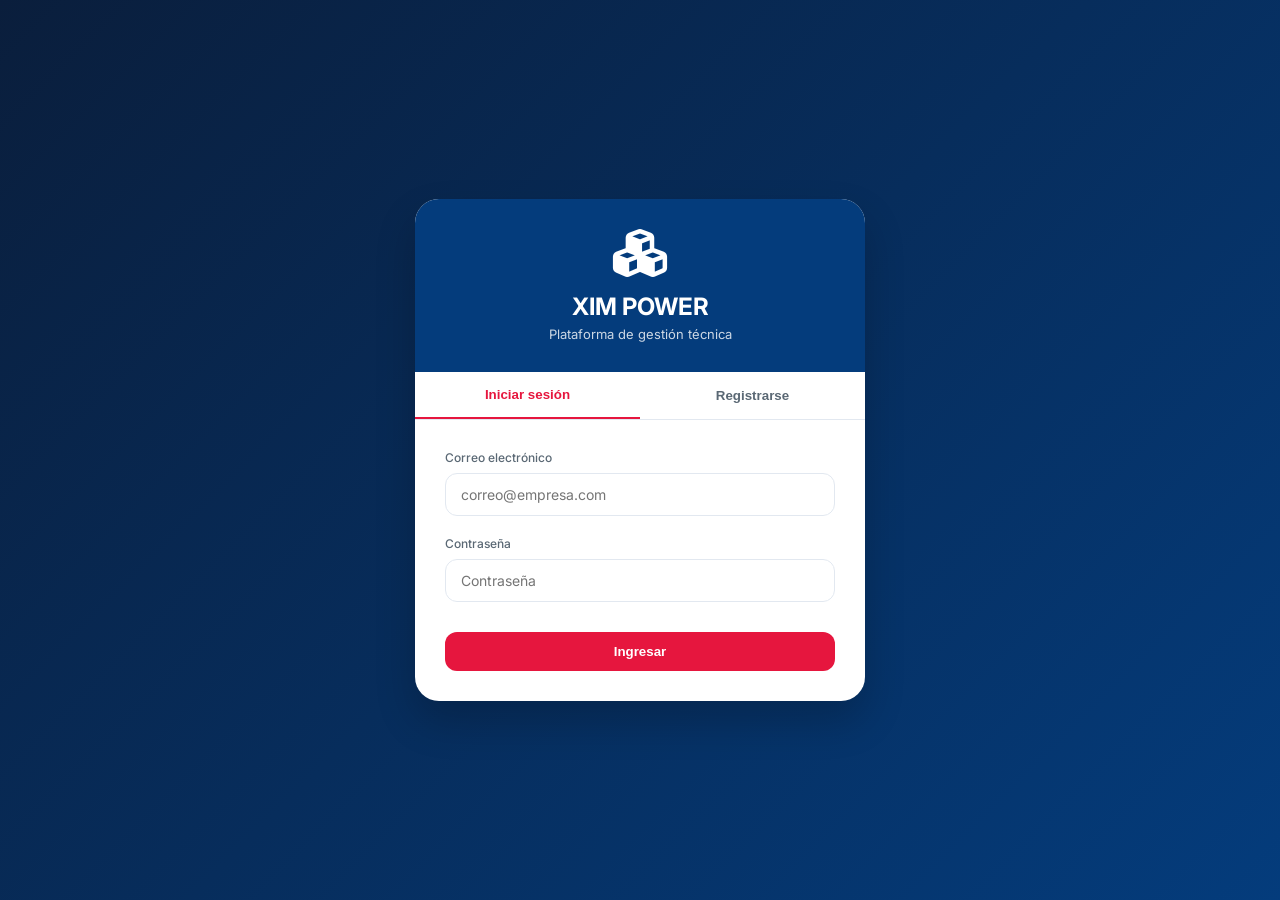
<file: index.html>
<!DOCTYPE html>
<html lang="es">
<head>
    <meta charset="UTF-8">
    <meta name="viewport" content="width=device-width, initial-scale=1.0">
    <title>XIM POWER - Acceso</title>
    <link href="https://fonts.googleapis.com/css2?family=Inter:wght@300;400;500;600;700&display=swap" rel="stylesheet">
    <link rel="stylesheet" href="https://cdnjs.cloudflare.com/ajax/libs/font-awesome/6.4.0/css/all.min.css">
    <style>
        * { margin: 0; padding: 0; box-sizing: border-box; }
        body {
            font-family: 'Inter', sans-serif;
            background: linear-gradient(135deg, #0A1E3C 0%, #043C7C 100%);
            min-height: 100vh;
            display: flex;
            align-items: center;
            justify-content: center;
            padding: 20px;
        }
        .login-card {
            max-width: 450px;
            width: 100%;
            background: white;
            border-radius: 24px;
            overflow: hidden;
            box-shadow: 0 20px 40px rgba(0,0,0,0.2);
        }
        .login-header {
            background: #043C7C;
            padding: 30px;
            text-align: center;
            color: white;
        }
        .login-header i { font-size: 48px; margin-bottom: 15px; }
        .login-header h1 { font-size: 24px; margin-bottom: 5px; }
        .login-header p { font-size: 13px; opacity: 0.8; }
        .tabs {
            display: flex;
            border-bottom: 1px solid #E2E8F0;
        }
        .tab-btn {
            flex: 1;
            padding: 15px;
            background: none;
            border: none;
            font-weight: 600;
            cursor: pointer;
            color: #5A6874;
            transition: all 0.2s;
        }
        .tab-btn.active {
            color: #E6163E;
            border-bottom: 2px solid #E6163E;
        }
        .tab-content { display: none; padding: 30px; }
        .tab-content.active { display: block; }
        .form-group { margin-bottom: 20px; }
        .form-group label { display: block; font-size: 12px; font-weight: 500; color: #5A6874; margin-bottom: 8px; }
        .form-group input {
            width: 100%;
            padding: 12px 15px;
            border: 1px solid #E2E8F0;
            border-radius: 12px;
            font-family: 'Inter', sans-serif;
            font-size: 14px;
        }
        .btn-submit {
            width: 100%;
            padding: 12px;
            background: #E6163E;
            color: white;
            border: none;
            border-radius: 12px;
            font-weight: 600;
            cursor: pointer;
            margin-top: 10px;
        }
        .btn-submit:hover { background: #c41236; }
        .alert { padding: 12px; border-radius: 10px; margin-bottom: 20px; font-size: 13px; }
        .alert-error { background: #FEF2F2; color: #DC2626; border-left: 3px solid #DC2626; }
        .alert-success { background: #ECFDF5; color: #065F46; border-left: 3px solid #10B981; }
    </style>
</head>
<body>
    <div class="login-card">
        <div class="login-header">
            <i class="fas fa-cubes"></i>
            <h1>XIM POWER</h1>
            <p>Plataforma de gestión técnica</p>
        </div>
        <div class="tabs">
            <button class="tab-btn active" data-tab="login">Iniciar sesión</button>
            <button class="tab-btn" data-tab="register">Registrarse</button>
        </div>
        <div id="tab-login" class="tab-content active">
            <div id="loginAlert"></div>
            <form id="loginForm">
                <div class="form-group">
                    <label>Correo electrónico</label>
                    <input type="email" id="loginEmail" placeholder="correo@empresa.com" required>
                </div>
                <div class="form-group">
                    <label>Contraseña</label>
                    <input type="password" id="loginPassword" placeholder="Contraseña" required>
                </div>
                <button type="submit" class="btn-submit">Ingresar</button>
            </form>
        </div>
        <div id="tab-register" class="tab-content">
            <div id="registerAlert"></div>
            <form id="registerForm">
                <div class="form-group">
                    <label>Nombre completo</label>
                    <input type="text" id="regName" placeholder="Tu nombre" required>
                </div>
                <div class="form-group">
                    <label>Correo electrónico</label>
                    <input type="email" id="regEmail" placeholder="correo@empresa.com" required>
                </div>
                <div class="form-group">
                    <label>Contraseña</label>
                    <input type="password" id="regPassword" placeholder="Mínimo 6 caracteres" required>
                </div>
                <div class="form-group">
                    <label>Confirmar contraseña</label>
                    <input type="password" id="regConfirmPassword" placeholder="Repite la contraseña" required>
                </div>
                <button type="submit" class="btn-submit">Crear cuenta</button>
            </form>
        </div>
    </div>
    <script>
        // Inicializar usuarios si no existen
        if (!localStorage.getItem('xim_users')) {
            const defaultUsers = {
                'admin@ximpower.com': { 
                    password: 'admin123', 
                    name: 'Administrador', 
                    role: 'admin', 
                    email: 'admin@ximpower.com',
                    createdAt: new Date().toISOString()
                }
            };
            localStorage.setItem('xim_users', JSON.stringify(defaultUsers));
        }
        
        // Tabs
        document.querySelectorAll('.tab-btn').forEach(btn => {
            btn.addEventListener('click', () => {
                const tab = btn.dataset.tab;
                document.querySelectorAll('.tab-btn').forEach(b => b.classList.remove('active'));
                btn.classList.add('active');
                document.querySelectorAll('.tab-content').forEach(t => t.classList.remove('active'));
                document.getElementById(`tab-${tab}`).classList.add('active');
            });
        });
        
        function showAlert(container, message, type) {
            const alertDiv = document.getElementById(container);
            alertDiv.innerHTML = `<div class="alert alert-${type}">${message}</div>`;
            setTimeout(() => { alertDiv.innerHTML = ''; }, 4000);
        }
        
        // Registro
        document.getElementById('registerForm').addEventListener('submit', (e) => {
            e.preventDefault();
            const name = document.getElementById('regName').value.trim();
            const email = document.getElementById('regEmail').value.trim();
            const password = document.getElementById('regPassword').value;
            const confirm = document.getElementById('regConfirmPassword').value;
            
            if (!name || !email || !password) {
                showAlert('registerAlert', 'Todos los campos son obligatorios', 'error');
                return;
            }
            
            if (password !== confirm) {
                showAlert('registerAlert', 'Las contraseñas no coinciden', 'error');
                return;
            }
            
            if (password.length < 6) {
                showAlert('registerAlert', 'La contraseña debe tener al menos 6 caracteres', 'error');
                return;
            }
            
            const users = JSON.parse(localStorage.getItem('xim_users'));
            
            if (users[email]) {
                showAlert('registerAlert', 'Este correo ya está registrado', 'error');
                return;
            }
            
            users[email] = {
                password: password,
                name: name,
                role: 'viewer',
                email: email,
                createdAt: new Date().toISOString()
            };
            
            localStorage.setItem('xim_users', JSON.stringify(users));
            showAlert('registerAlert', 'Cuenta creada exitosamente. Ahora puedes iniciar sesión.', 'success');
            
            // Limpiar formulario
            document.getElementById('regName').value = '';
            document.getElementById('regEmail').value = '';
            document.getElementById('regPassword').value = '';
            document.getElementById('regConfirmPassword').value = '';
            
            // Cambiar a pestaña login
            document.querySelector('.tab-btn[data-tab="login"]').click();
        });
        
        // Login
        document.getElementById('loginForm').addEventListener('submit', (e) => {
            e.preventDefault();
            const email = document.getElementById('loginEmail').value.trim();
            const password = document.getElementById('loginPassword').value;
            const users = JSON.parse(localStorage.getItem('xim_users'));
            
            const user = users[email];
            
            if (user && user.password === password) {
                const session = {
                    email: email,
                    name: user.name,
                    role: user.role,
                    loginTime: new Date().toISOString()
                };
                localStorage.setItem('xim_session', JSON.stringify(session));
                
                // Registrar actividad
                let analytics = JSON.parse(localStorage.getItem('xim_analytics')) || [];
                analytics.push({ user: email, action: 'login', timestamp: new Date().toISOString() });
                localStorage.setItem('xim_analytics', JSON.stringify(analytics));
                
                window.location.href = 'dashboard.html';
            } else {
                showAlert('loginAlert', 'Correo o contraseña incorrectos', 'error');
            }
        });
        
        // Redirigir si ya hay sesión
        if (localStorage.getItem('xim_session')) {
            window.location.href = 'dashboard.html';
        }
    </script>
</body>
</html>
</file>
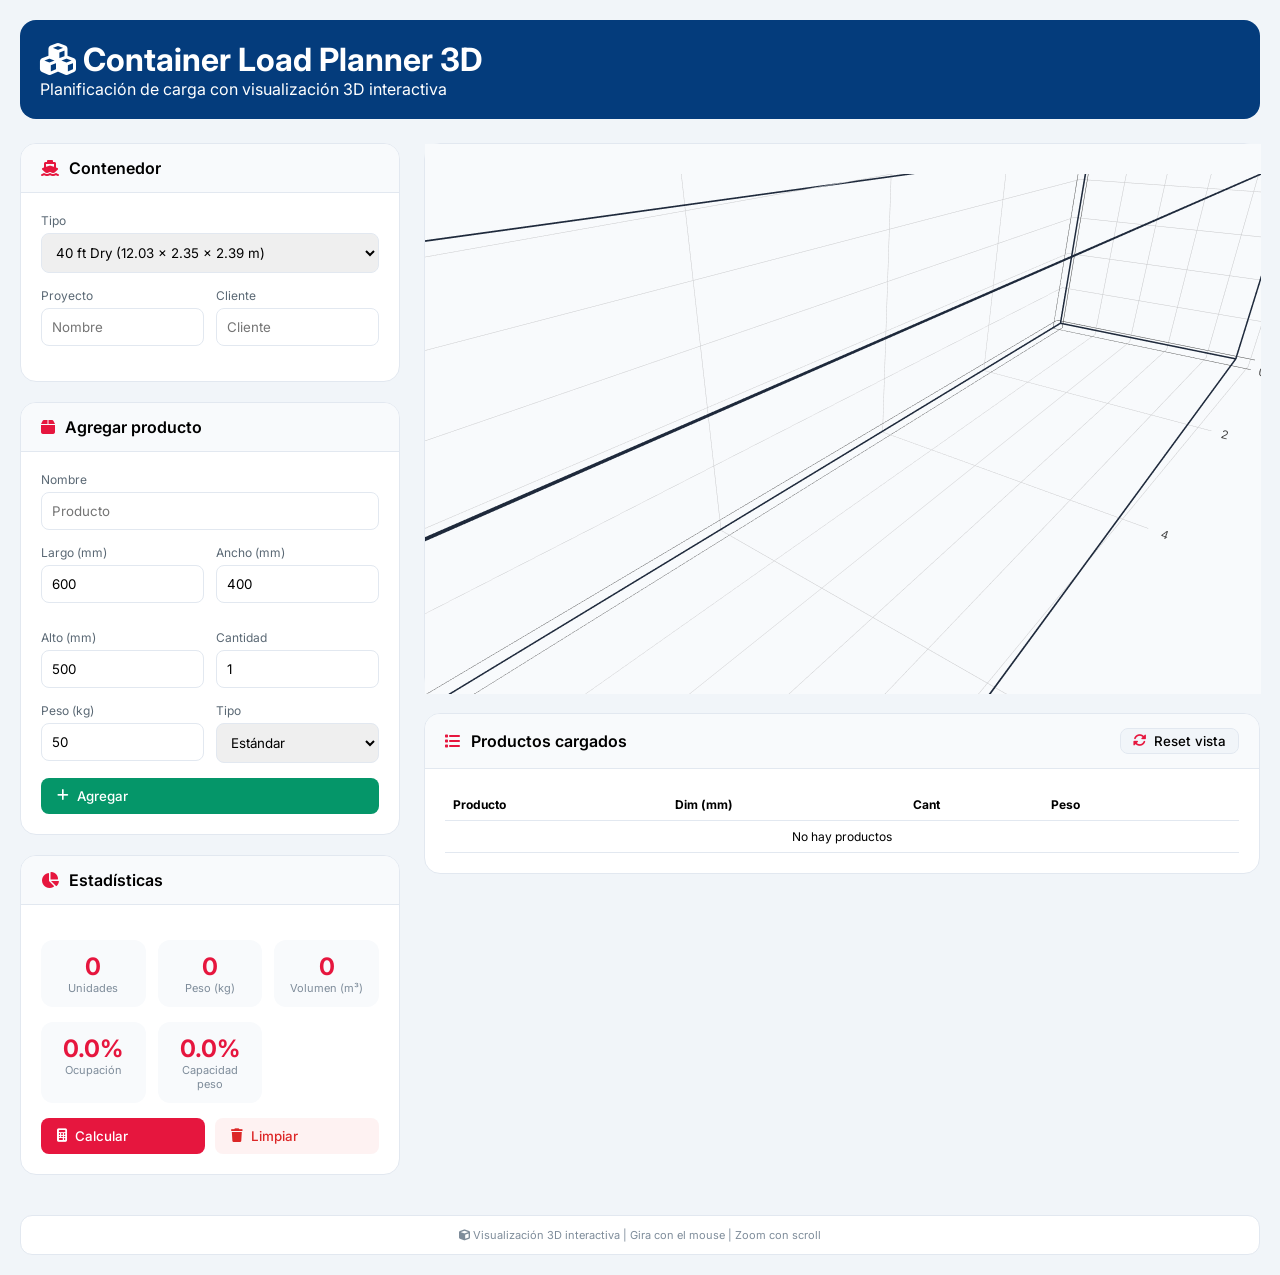
<file: modules/module-contenedores/index.html>
<!DOCTYPE html>
<html lang="es">
<head>
    <meta charset="UTF-8">
    <meta name="viewport" content="width=device-width, initial-scale=1.0">
    <title>XIM - Container Load Planner 3D</title>
    <link href="https://fonts.googleapis.com/css2?family=Inter:wght@300;400;500;600;700&display=swap" rel="stylesheet">
    <link rel="stylesheet" href="https://cdnjs.cloudflare.com/ajax/libs/font-awesome/6.4.0/css/all.min.css">
    <script src="https://cdn.plot.ly/plotly-latest.min.js"></script>
    <style>
        * { margin: 0; padding: 0; box-sizing: border-box; }
        body {
            font-family: 'Inter', sans-serif;
            background: #F1F5F9;
            padding: 20px;
        }
        .container { max-width: 1400px; margin: 0 auto; }
        .header {
            background: #043C7C;
            padding: 20px;
            border-radius: 16px;
            margin-bottom: 24px;
            color: white;
        }
        .grid {
            display: grid;
            grid-template-columns: 380px 1fr;
            gap: 24px;
        }
        .card {
            background: white;
            border-radius: 16px;
            border: 1px solid #E2E8F0;
            overflow: hidden;
            margin-bottom: 20px;
        }
        .card-header {
            padding: 14px 20px;
            background: #F8FAFC;
            border-bottom: 1px solid #E2E8F0;
            font-weight: 600;
            display: flex;
            align-items: center;
            gap: 10px;
        }
        .card-header i { color: #E6163E; }
        .card-body { padding: 20px; }
        .form-group { margin-bottom: 15px; }
        .form-group label { font-size: 12px; color: #5A6874; display: block; margin-bottom: 5px; }
        .form-group input, .form-group select {
            width: 100%;
            padding: 10px;
            border: 1px solid #E2E8F0;
            border-radius: 8px;
            font-family: 'Inter', sans-serif;
        }
        .input-row { display: grid; grid-template-columns: 1fr 1fr; gap: 12px; }
        button {
            border: none;
            border-radius: 8px;
            padding: 10px 16px;
            font-weight: 500;
            cursor: pointer;
            display: inline-flex;
            align-items: center;
            gap: 8px;
            font-family: 'Inter', sans-serif;
        }
        .btn-primary { background: #E6163E; color: white; }
        .btn-success { background: #059669; color: white; }
        .btn-secondary { background: #F1F5F9; border: 1px solid #E2E8F0; }
        .btn-danger { background: #FEF2F2; color: #DC2626; }
        .kpi-grid { display: grid; grid-template-columns: repeat(3, 1fr); gap: 12px; margin: 15px 0; }
        .kpi-card { background: #F8FAFC; padding: 12px; text-align: center; border-radius: 12px; }
        .kpi-value { font-size: 24px; font-weight: 700; color: #E6163E; }
        .kpi-label { font-size: 11px; color: #7E8C9A; }
        #plot { width: 100%; height: 550px; background: white; border-radius: 16px; border: 1px solid #E2E8F0; }
        .items-table { width: 100%; border-collapse: collapse; font-size: 12px; }
        .items-table th, .items-table td { padding: 8px; text-align: left; border-bottom: 1px solid #E2E8F0; }
        .alert { padding: 12px; border-radius: 10px; margin-top: 12px; font-size: 12px; }
        .alert-warning { background: #FFFBEB; border-left: 3px solid #F59E0B; color: #B45309; }
        .alert-success { background: #ECFDF5; border-left: 3px solid #10B981; color: #065F46; }
        .footer { margin-top: 20px; padding: 12px; background: white; border-radius: 12px; text-align: center; font-size: 11px; color: #7E8C9A; border: 1px solid #E2E8F0; }
        @media (max-width: 900px) { .grid { grid-template-columns: 1fr; } }
    </style>
</head>
<body>
<div class="container">
    <div class="header">
        <h1><i class="fas fa-cubes"></i> Container Load Planner 3D</h1>
        <p>Planificación de carga con visualización 3D interactiva</p>
    </div>

    <div class="grid">
        <div>
            <div class="card">
                <div class="card-header"><i class="fas fa-ship"></i> Contenedor</div>
                <div class="card-body">
                    <div class="form-group">
                        <label>Tipo</label>
                        <select id="containerType">
                            <option value="20ft">20 ft Dry (5.90 x 2.35 x 2.39 m)</option>
                            <option value="40ft" selected>40 ft Dry (12.03 x 2.35 x 2.39 m)</option>
                            <option value="20hc">20 ft High Cube (5.90 x 2.35 x 2.69 m)</option>
                            <option value="40hc">40 ft High Cube (12.03 x 2.35 x 2.69 m)</option>
                        </select>
                    </div>
                    <div class="input-row">
                        <div class="form-group"><label>Proyecto</label><input type="text" id="projectName" placeholder="Nombre"></div>
                        <div class="form-group"><label>Cliente</label><input type="text" id="clientName" placeholder="Cliente"></div>
                    </div>
                </div>
            </div>

            <div class="card">
                <div class="card-header"><i class="fas fa-box"></i> Agregar producto</div>
                <div class="card-body">
                    <div class="form-group"><label>Nombre</label><input type="text" id="productName" placeholder="Producto"></div>
                    <div class="input-row">
                        <div class="form-group"><label>Largo (mm)</label><input type="number" id="itemL" value="600"></div>
                        <div class="form-group"><label>Ancho (mm)</label><input type="number" id="itemW" value="400"></div>
                        <div class="form-group"><label>Alto (mm)</label><input type="number" id="itemH" value="500"></div>
                        <div class="form-group"><label>Cantidad</label><input type="number" id="itemQty" value="1"></div>
                    </div>
                    <div class="input-row">
                        <div class="form-group"><label>Peso (kg)</label><input type="number" id="itemWeight" value="50"></div>
                        <div class="form-group"><label>Tipo</label>
                            <select id="itemType">
                                <option value="standard">Estándar</option>
                                <option value="fragile">Frágil</option>
                                <option value="heavy">Pesado</option>
                            </select>
                        </div>
                    </div>
                    <button id="addBtn" class="btn-success" style="width:100%"><i class="fas fa-plus"></i> Agregar</button>
                </div>
            </div>

            <div class="card">
                <div class="card-header"><i class="fas fa-chart-pie"></i> Estadísticas</div>
                <div class="card-body">
                    <div class="kpi-grid">
                        <div class="kpi-card"><div class="kpi-value" id="totalUnits">0</div><div class="kpi-label">Unidades</div></div>
                        <div class="kpi-card"><div class="kpi-value" id="totalWeight">0</div><div class="kpi-label">Peso (kg)</div></div>
                        <div class="kpi-card"><div class="kpi-value" id="totalVolume">0</div><div class="kpi-label">Volumen (m³)</div></div>
                    </div>
                    <div class="kpi-grid">
                        <div class="kpi-card"><div class="kpi-value" id="occupancy">0%</div><div class="kpi-label">Ocupación</div></div>
                        <div class="kpi-card"><div class="kpi-value" id="weightPct">0%</div><div class="kpi-label">Capacidad peso</div></div>
                    </div>
                    <div id="alertMsg"></div>
                    <div style="display:flex; gap:10px; margin-top:15px">
                        <button id="calcBtn" class="btn-primary" style="flex:1"><i class="fas fa-calculator"></i> Calcular</button>
                        <button id="clearBtn" class="btn-danger" style="flex:1"><i class="fas fa-trash"></i> Limpiar</button>
                    </div>
                </div>
            </div>
        </div>

        <div>
            <div id="plot"></div>
            <div class="card" style="margin-top:20px">
                <div class="card-header"><i class="fas fa-list"></i> Productos cargados <button id="resetViewBtn" class="btn-secondary" style="margin-left:auto; padding:4px 12px"><i class="fas fa-sync-alt"></i> Reset vista</button></div>
                <div class="card-body" style="max-height:200px; overflow:auto">
                    <table class="items-table"><thead><tr><th>Producto</th><th>Dim (mm)</th><th>Cant</th><th>Peso</th><th></th></tr></thead><tbody id="itemsBody"><tr><td colspan="5" style="text-align:center">No hay productos</td></tr></tbody></table>
                </div>
            </div>
        </div>
    </div>
    <div class="footer"><i class="fas fa-cube"></i> Visualización 3D interactiva | Gira con el mouse | Zoom con scroll</div>
</div>
<script src="./script.js"></script>
</body>
</html>
</file>
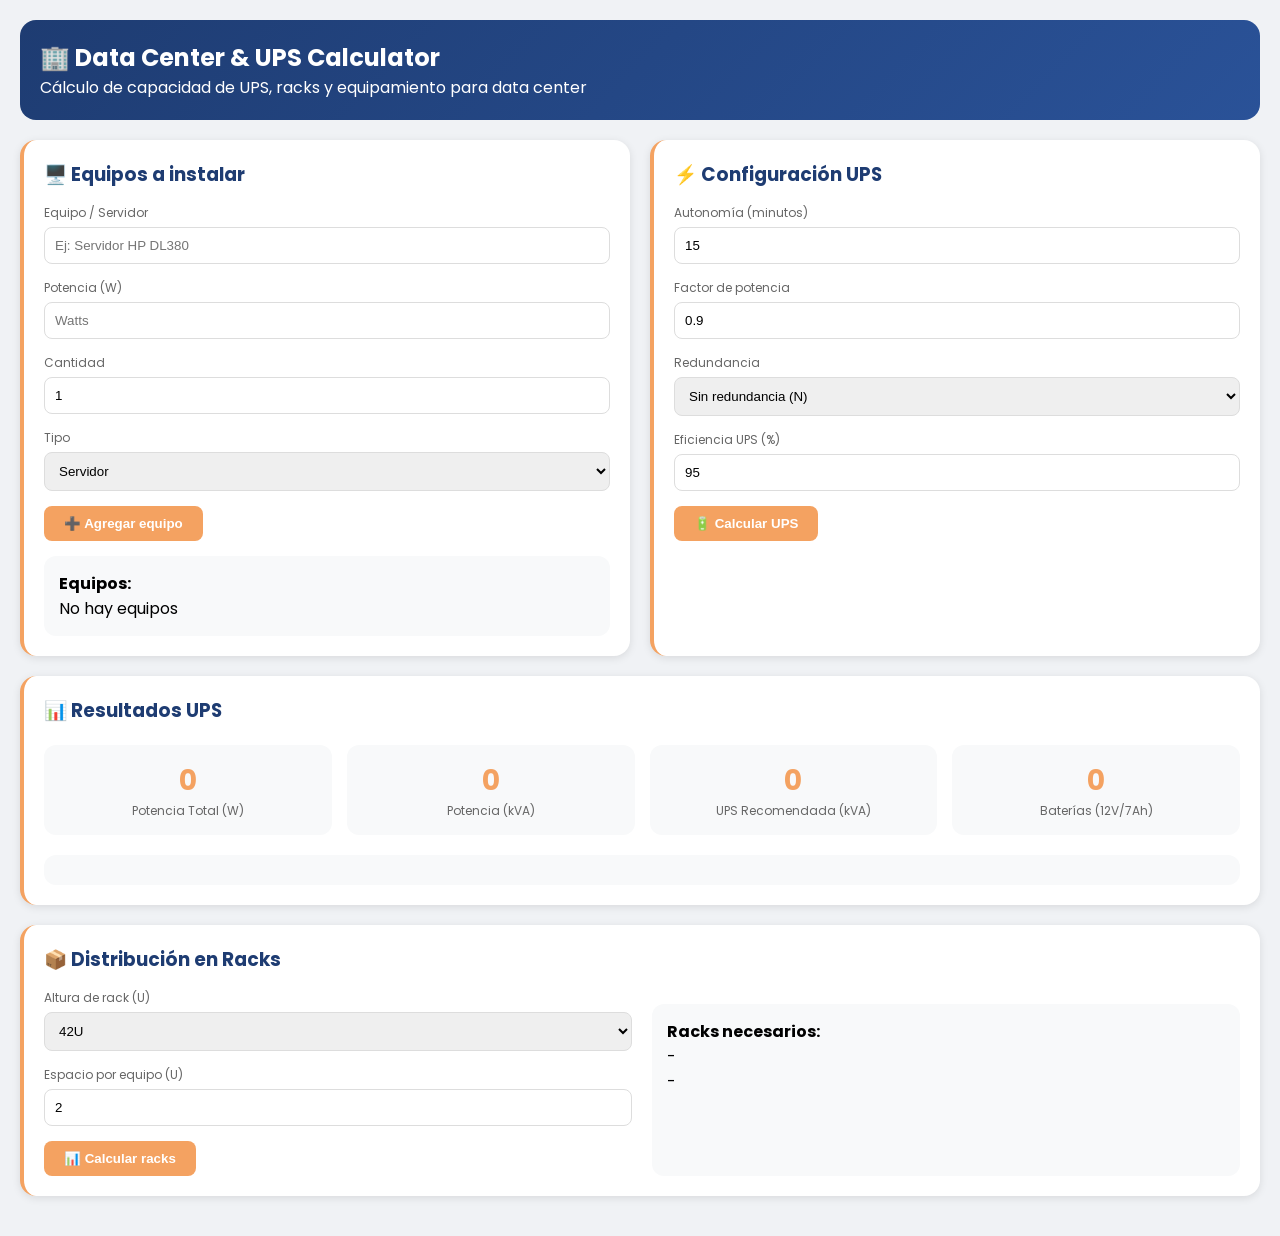
<file: modules/module-datacenter/index.html>
<!DOCTYPE html>
<html lang="es">
<head>
    <meta charset="UTF-8">
    <meta name="viewport" content="width=device-width, initial-scale=1.0">
    <title>XIM - Data Center & UPS Calculator</title>
    <link href="https://fonts.googleapis.com/css2?family=Poppins:wght@400;500;600;700&display=swap" rel="stylesheet">
    <style>
        * { margin: 0; padding: 0; box-sizing: border-box; }
        body { font-family: 'Poppins', sans-serif; background: #f0f2f5; padding: 20px; }
        .container { max-width: 1400px; margin: 0 auto; }
        .header { background: linear-gradient(135deg, #1e3c72, #2a5298); color: white; padding: 20px; border-radius: 16px; margin-bottom: 20px; }
        .card { background: white; border-radius: 16px; padding: 20px; margin-bottom: 20px; border-left: 4px solid #f4a261; box-shadow: 0 2px 8px rgba(0,0,0,0.1); }
        .card h3 { color: #1e3c72; margin-bottom: 15px; }
        .grid-2 { display: grid; grid-template-columns: 1fr 1fr; gap: 20px; }
        .form-group { margin-bottom: 15px; }
        .form-group label { display: block; font-size: 12px; color: #666; margin-bottom: 5px; }
        .form-group input, .form-group select { width: 100%; padding: 10px; border: 1px solid #ddd; border-radius: 8px; }
        button { background: #f4a261; color: white; border: none; padding: 10px 20px; border-radius: 8px; cursor: pointer; font-weight: 600; }
        .kpi-grid { display: grid; grid-template-columns: repeat(4, 1fr); gap: 15px; margin: 20px 0; }
        .kpi-card { background: #f8f9fa; padding: 15px; border-radius: 12px; text-align: center; }
        .kpi-value { font-size: 28px; font-weight: 700; color: #f4a261; }
        .kpi-label { font-size: 12px; color: #666; }
        table { width: 100%; border-collapse: collapse; margin-top: 15px; }
        th, td { border: 1px solid #ddd; padding: 8px; text-align: left; font-size: 12px; }
        th { background: #1e3c72; color: white; }
        .result-box { background: #f8f9fa; padding: 15px; border-radius: 12px; margin-top: 15px; }
        @media (max-width: 900px) { .grid-2 { grid-template-columns: 1fr; } .kpi-grid { grid-template-columns: repeat(2, 1fr); } }
    </style>
</head>
<body>
<div class="container">
    <div class="header">
        <h2>🏢 Data Center & UPS Calculator</h2>
        <p>Cálculo de capacidad de UPS, racks y equipamiento para data center</p>
    </div>

    <div class="grid-2">
        <div class="card">
            <h3>🖥️ Equipos a instalar</h3>
            <div class="form-group"><label>Equipo / Servidor</label><input type="text" id="equipoNombre" placeholder="Ej: Servidor HP DL380"></div>
            <div class="form-group"><label>Potencia (W)</label><input type="number" id="equipoPotencia" placeholder="Watts"></div>
            <div class="form-group"><label>Cantidad</label><input type="number" id="equipoCantidad" value="1"></div>
            <div class="form-group"><label>Tipo</label><select id="equipoTipo"><option value="server">Servidor</option><option value="storage">Almacenamiento</option><option value="network">Networking</option></select></div>
            <button onclick="agregarEquipo()">➕ Agregar equipo</button>
            <div id="equiposList" class="result-box" style="margin-top:15px;">
                <strong>Equipos:</strong>
                <div id="equiposTable">No hay equipos</div>
            </div>
        </div>

        <div class="card">
            <h3>⚡ Configuración UPS</h3>
            <div class="form-group"><label>Autonomía (minutos)</label><input type="number" id="autonomia" value="15"></div>
            <div class="form-group"><label>Factor de potencia</label><input type="number" id="factorPotencia" value="0.9" step="0.01"></div>
            <div class="form-group"><label>Redundancia</label><select id="redundancia"><option value="none">Sin redundancia (N)</option><option value="n+1">N+1</option><option value="2n">2N</option></select></div>
            <div class="form-group"><label>Eficiencia UPS (%)</label><input type="number" id="eficiencia" value="95"></div>
            <button onclick="calcularUPS()">🔋 Calcular UPS</button>
        </div>
    </div>

    <div class="card">
        <h3>📊 Resultados UPS</h3>
        <div class="kpi-grid">
            <div class="kpi-card"><div class="kpi-value" id="potenciaTotal">0</div><div class="kpi-label">Potencia Total (W)</div></div>
            <div class="kpi-card"><div class="kpi-value" id="potenciaKVA">0</div><div class="kpi-label">Potencia (kVA)</div></div>
            <div class="kpi-card"><div class="kpi-value" id="upsCapacidad">0</div><div class="kpi-label">UPS Recomendada (kVA)</div></div>
            <div class="kpi-card"><div class="kpi-value" id="baterias">0</div><div class="kpi-label">Baterías (12V/7Ah)</div></div>
        </div>
        <div id="detalleUPS" class="result-box"></div>
    </div>

    <div class="card">
        <h3>📦 Distribución en Racks</h3>
        <div class="grid-2">
            <div>
                <div class="form-group"><label>Altura de rack (U)</label><select id="rackAltura"><option value="42">42U</option><option value="36">36U</option><option value="24">24U</option></select></div>
                <div class="form-group"><label>Espacio por equipo (U)</label><input type="number" id="espacioEquipo" value="2"></div>
                <button onclick="calcularRacks()">📊 Calcular racks</button>
            </div>
            <div id="racksResultado" class="result-box">
                <strong>Racks necesarios:</strong>
                <div id="racksNumero">-</div>
                <div id="ocupacionRack">-</div>
            </div>
        </div>
    </div>
</div>

<script>
let equipos = [];

function agregarEquipo() {
    const nombre = document.getElementById('equipoNombre').value;
    const potencia = parseFloat(document.getElementById('equipoPotencia').value);
    const cantidad = parseInt(document.getElementById('equipoCantidad').value);
    if (!nombre || !potencia) { alert('Complete nombre y potencia'); return; }
    equipos.push({ nombre, potencia, cantidad });
    actualizarLista();
    calcularUPS();
    document.getElementById('equipoNombre').value = '';
    document.getElementById('equipoPotencia').value = '';
}

function actualizarLista() {
    const container = document.getElementById('equiposTable');
    if (equipos.length === 0) { container.innerHTML = 'No hay equipos'; return; }
    let html = '<table><thead><tr><th>Equipo</th><th>Potencia</th><th>Cantidad</th><th>Total</th><th></th></tr></thead><tbody>';
    equipos.forEach((eq, i) => {
        const total = eq.potencia * eq.cantidad;
        html += `<tr><td>${eq.nombre}</td><td>${eq.potencia} W</td><td>${eq.cantidad}</td><td><strong>${total} W</strong></td><td><button onclick="eliminarEquipo(${i})">🗑️</button></td></tr>`;
    });
    html += '</tbody></table>';
    container.innerHTML = html;
}

function eliminarEquipo(index) { equipos.splice(index, 1); actualizarLista(); calcularUPS(); }

function calcularUPS() {
    let potenciaTotal = equipos.reduce((sum, eq) => sum + (eq.potencia * eq.cantidad), 0);
    const factorPotencia = parseFloat(document.getElementById('factorPotencia').value);
    const autonomia = parseFloat(document.getElementById('autonomia').value);
    const eficiencia = parseFloat(document.getElementById('eficiencia').value) / 100;
    const redundancia = document.getElementById('redundancia').value;
    potenciaTotal = potenciaTotal / eficiencia;
    const potenciaKVA = potenciaTotal / (factorPotencia * 1000);
    let upsCapacidad = potenciaKVA;
    if (redundancia === 'n+1') upsCapacidad = potenciaKVA * 1.2;
    if (redundancia === '2n') upsCapacidad = potenciaKVA * 2;
    upsCapacidad = Math.ceil(upsCapacidad / 10) * 10;
    const energiaWh = potenciaTotal * (autonomia / 60);
    const bateriaWh = 12 * 7;
    let baterias = Math.ceil(energiaWh / bateriaWh);
    baterias = Math.ceil(baterias / 2) * 2;
    document.getElementById('potenciaTotal').innerHTML = Math.round(potenciaTotal).toLocaleString();
    document.getElementById('potenciaKVA').innerHTML = potenciaKVA.toFixed(1);
    document.getElementById('upsCapacidad').innerHTML = upsCapacidad;
    document.getElementById('baterias').innerHTML = baterias;
    document.getElementById('detalleUPS').innerHTML = `<strong>📋 Detalle:</strong><br>• Potencia equipos: ${equipos.reduce((sum, eq) => sum + (eq.potencia * eq.cantidad), 0)} W<br>• Con eficiencia: ${Math.round(potenciaTotal)} W<br>• Potencia kVA: ${potenciaKVA.toFixed(1)} kVA<br>• Redundancia: ${redundancia}<br>• Baterías: ${baterias} unidades`;
}

function calcularRacks() {
    const alturaRack = parseInt(document.getElementById('rackAltura').value);
    const espacioEquipo = parseInt(document.getElementById('espacioEquipo').value);
    let totalU = equipos.reduce((sum, eq) => sum + (eq.cantidad * espacioEquipo), 0);
    const racksNecesarios = Math.ceil(totalU / alturaRack);
    const ocupacion = ((totalU / (racksNecesarios * alturaRack)) * 100).toFixed(1);
    document.getElementById('racksNumero').innerHTML = `<span style="font-size:24px; color:#f4a261;">${racksNecesarios}</span> racks`;
    document.getElementById('ocupacionRack').innerHTML = `Ocupación: ${ocupacion}% (${totalU} U / ${racksNecesarios * alturaRack} U)`;
}
</script>
</body>
</html>
</file>
